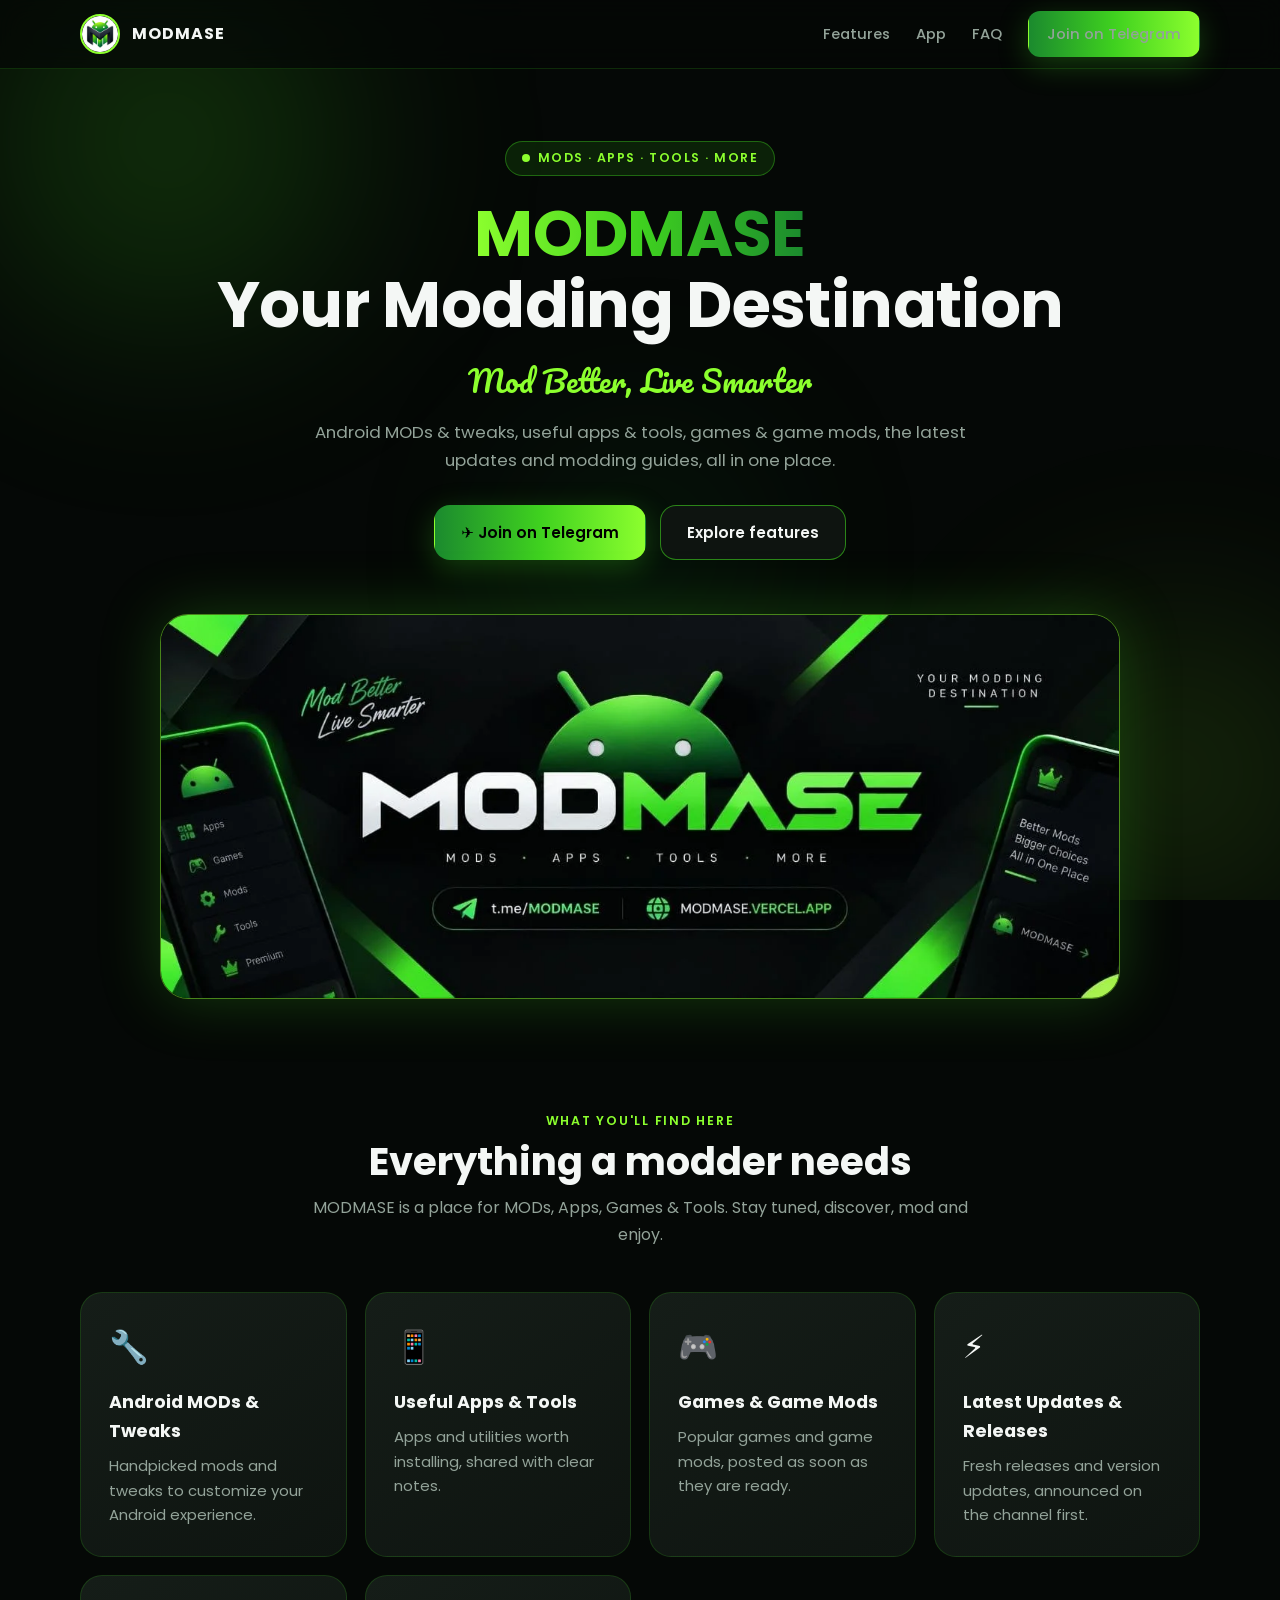
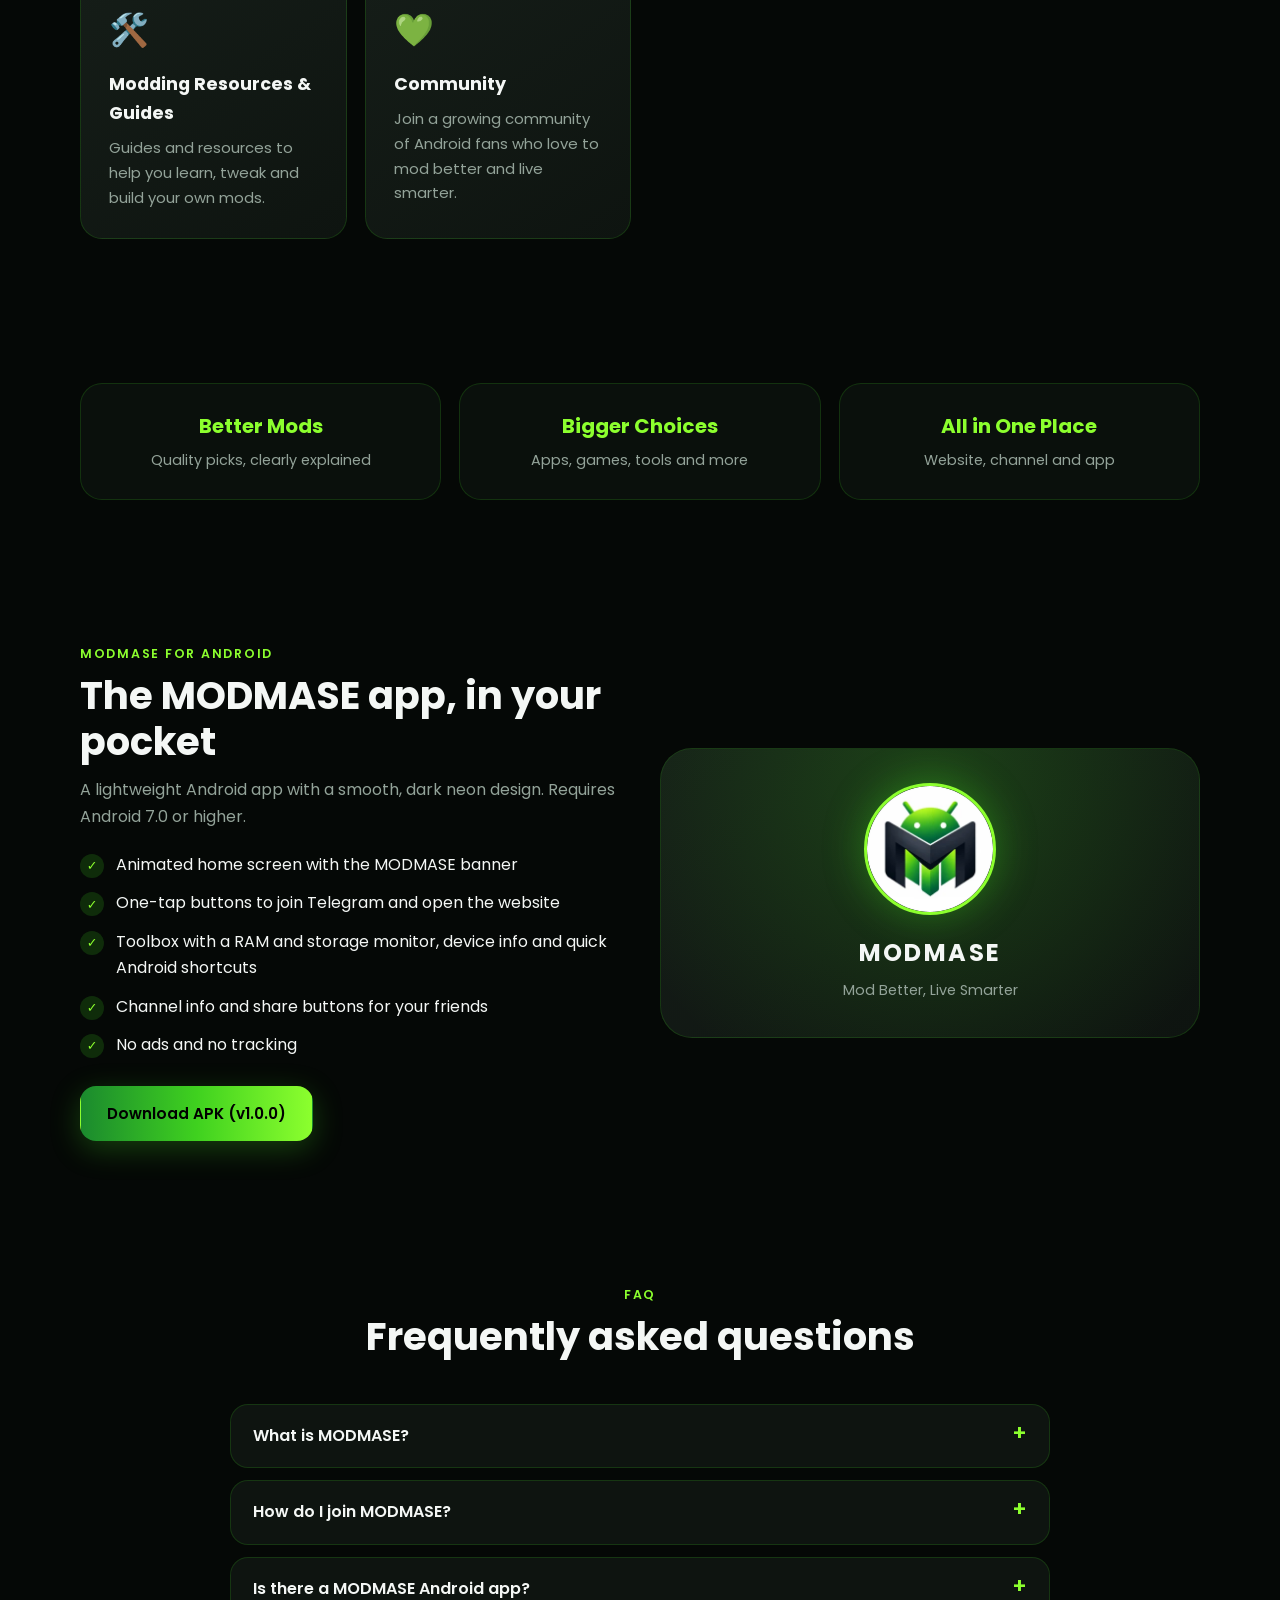
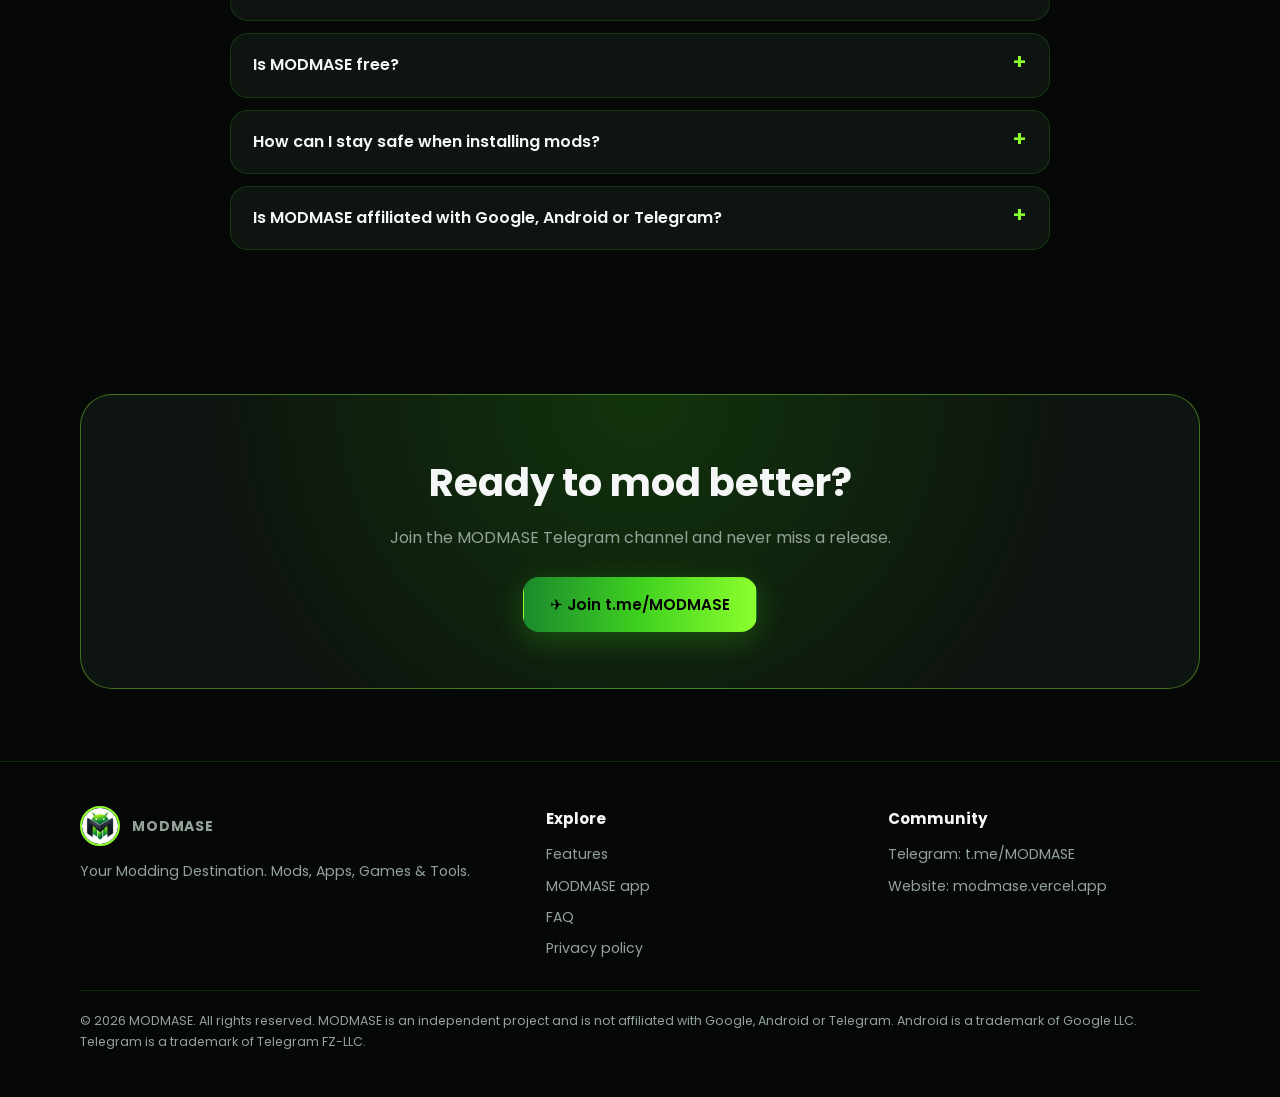
<file: index.html>
<!DOCTYPE html> <html lang="en"> <head> <meta charset="utf-8"> <meta name="viewport" content="width=device-width, initial-scale=1, viewport-fit=cover"> <title>MODMASE – Android MODs, Apps, Games &amp; Tools</title> <meta name="description" content="MODMASE is your modding destination: Android MODs &amp; tweaks, useful apps &amp; tools, game mods, latest updates and modding guides. Join our Telegram channel."> <meta name="robots" content="index, follow, max-image-preview:large, max-snippet:-1, max-video-preview:-1"> <meta name="author" content="MODMASE Team"> <link rel="canonical" href="https://modmase.vercel.app/"> <meta name="theme-color" content="#050806"> <meta name="color-scheme" content="dark"> <meta name="application-name" content="MODMASE"> <meta name="apple-mobile-web-app-title" content="MODMASE"> <meta name="format-detection" content="telephone=no"> <link rel="icon" href="/favicon.ico" sizes="48x48"> <link rel="icon" type="image/png" sizes="48x48" href="/favicon-48x48.png"> <link rel="icon" type="image/png" sizes="32x32" href="/favicon-32x32.png"> <link rel="icon" type="image/png" sizes="16x16" href="/favicon-16x16.png"> <link rel="apple-touch-icon" sizes="180x180" href="/apple-touch-icon.png"> <link rel="manifest" href="/site.webmanifest"> <meta property="og:type" content="website"> <meta property="og:site_name" content="MODMASE"> <meta property="og:title" content="MODMASE – Android MODs, Apps, Games &amp; Tools"> <meta property="og:description" content="MODMASE is your modding destination: Android MODs &amp; tweaks, useful apps &amp; tools, game mods, latest updates and modding guides. Join our Telegram channel."> <meta property="og:url" content="https://modmase.vercel.app/"> <meta property="og:locale" content="en_US"> <meta property="og:image" content="https://modmase.vercel.app/assets/img/og-image.jpg"> <meta property="og:image:width" content="1200"> <meta property="og:image:height" content="630"> <meta property="og:image:alt" content="MODMASE banner - Your Modding Destination: Mods, Apps, Tools and more"> <meta name="twitter:card" content="summary_large_image"> <meta name="twitter:title" content="MODMASE – Android MODs, Apps, Games &amp; Tools"> <meta name="twitter:description" content="MODMASE is your modding destination: Android MODs &amp; tweaks, useful apps &amp; tools, game mods, latest updates and modding guides. Join our Telegram channel."> <meta name="twitter:image" content="https://modmase.vercel.app/assets/img/og-image.jpg"> <meta name="twitter:image:alt" content="MODMASE banner - Your Modding Destination"> <link rel="preload" href="/assets/fonts/Poppins-Regular.woff2" as="font" type="font/woff2" crossorigin> <link rel="preload" href="/assets/fonts/Poppins-SemiBold.woff2" as="font" type="font/woff2" crossorigin> <link rel="stylesheet" href="/assets/style.css"> <script src="/assets/protect.js"></script> <script type="application/ld+json">{"@context":"https://schema.org","@graph":[{"@type":"Organization","@id":"https://modmase.vercel.app/#organization","name":"MODMASE","url":"https://modmase.vercel.app/","logo":{"@type":"ImageObject","url":"https://modmase.vercel.app/android-chrome-512x512.png","width":512,"height":512},"image":"https://modmase.vercel.app/assets/img/og-image.jpg","sameAs":["https://t.me/MODMASE"],"description":"MODMASE is a Telegram channel and website for Android MODs, apps, games and tools."},{"@type":"WebSite","@id":"https://modmase.vercel.app/#website","url":"https://modmase.vercel.app/","name":"MODMASE","alternateName":["MODMASE Telegram","Modmase"],"description":"MODMASE is your modding destination: Android MODs & tweaks, useful apps & tools, game mods, latest updates and modding guides. Join our Telegram channel.","inLanguage":"en","publisher":{"@id":"https://modmase.vercel.app/#organization"}},{"@type":"WebPage","@id":"https://modmase.vercel.app/#webpage","url":"https://modmase.vercel.app/","name":"MODMASE – Android MODs, Apps, Games & Tools","description":"MODMASE is your modding destination: Android MODs & tweaks, useful apps & tools, game mods, latest updates and modding guides. Join our Telegram channel.","inLanguage":"en","isPartOf":{"@id":"https://modmase.vercel.app/#website"},"about":{"@id":"https://modmase.vercel.app/#organization"},"primaryImageOfPage":{"@type":"ImageObject","url":"https://modmase.vercel.app/assets/img/og-image.jpg","width":1200,"height":630},"datePublished":"2026-10-02","dateModified":"2026-10-02"},{"@type":"MobileApplication","@id":"https://modmase.vercel.app/#app","name":"MODMASE","url":"https://modmase.vercel.app/#app","description":"The MODMASE Android app: channel banner, one-tap Telegram and website links, channel info and a small toolbox.","applicationCategory":"UtilitiesApplication","operatingSystem":"Android 7.0+","image":"https://modmase.vercel.app/android-chrome-512x512.png","downloadUrl":"https://github.com/TanzirEren/MODMASE/releases/download/v1.0.0/MODMASE-v1.0.0.apk","author":{"@id":"https://modmase.vercel.app/#organization"},"offers":{"@type":"Offer","price":"0","priceCurrency":"USD"}},{"@type":"FAQPage","@id":"https://modmase.vercel.app/#faq","mainEntity":[{"@type":"Question","name":"What is MODMASE?","acceptedAnswer":{"@type":"Answer","text":"MODMASE is a Telegram channel and website for Android MODs and tweaks, useful apps and tools, games and game mods, the latest updates and releases, and modding resources and guides."}},{"@type":"Question","name":"How do I join MODMASE?","acceptedAnswer":{"@type":"Answer","text":"Open t.me/MODMASE or tap the Join on Telegram button on this page, then join the channel in the Telegram app to get every new post."}},{"@type":"Question","name":"Is there a MODMASE Android app?","acceptedAnswer":{"@type":"Answer","text":"Yes. The MODMASE app brings the channel banner, one-tap links to Telegram and this website, channel info and a small toolbox with a device monitor and quick shortcuts. Announcements and downloads are shared on the Telegram channel."}},{"@type":"Question","name":"Is MODMASE free?","acceptedAnswer":{"@type":"Answer","text":"Joining the MODMASE Telegram channel and browsing this website are free."}},{"@type":"Question","name":"How can I stay safe when installing mods?","acceptedAnswer":{"@type":"Answer","text":"Keep a backup of the original app, download files only from sources you trust, check the permissions an app asks for, keep Google Play Protect turned on, and read the notes in each channel post before installing."}},{"@type":"Question","name":"Is MODMASE affiliated with Google, Android or Telegram?","acceptedAnswer":{"@type":"Answer","text":"No. MODMASE is an independent project. Android is a trademark of Google LLC and Telegram is a trademark of Telegram FZ-LLC."}}]},{"@type":"BreadcrumbList","itemListElement":[{"@type":"ListItem","position":1,"name":"Home","item":"https://modmase.vercel.app/"}]}]}</script> </head> <body> <a class="skip" href="#main">Skip to content</a> <div class="aurora" aria-hidden="true"><i></i><i></i><i></i></div> <header class="site-header"> <div class="container nav"> <a class="brand" href="/" aria-label="MODMASE home"> <img src="/assets/img/logo-96.png" width="40" height="40" alt="MODMASE logo"> <span>MODMASE</span> </a> <button class="nav-toggle" aria-expanded="false" aria-controls="nav-links">Menu</button> <ul class="nav-links" id="nav-links"> <li><a href="/#features">Features</a></li> <li><a href="/#app">App</a></li> <li><a href="/#faq">FAQ</a></li> <li><a class="btn btn-primary btn-sm" href="https://t.me/MODMASE" target="_blank" rel="noopener noreferrer">Join on Telegram</a></li> </ul> </div> </header> <main id="main"> <section class="hero" aria-labelledby="hero-title"> <div class="container"> <span class="eyebrow">Mods · Apps · Tools · More</span> <h1 id="hero-title"><span class="grad">MODMASE</span><br>Your Modding Destination</h1> <p class="tagline">Mod Better, Live Smarter</p> <p class="lead">Android MODs &amp; tweaks, useful apps &amp; tools, games &amp; game mods, the latest updates and modding guides, all in one place.</p> <div class="cta-row"> <a class="btn btn-primary" href="https://t.me/MODMASE" target="_blank" rel="noopener noreferrer">✈️ Join on Telegram</a> <a class="btn btn-ghost" href="#features">Explore features</a> </div> <div class="banner"> <picture> <source srcset="/assets/img/banner.webp" type="image/webp"> <img src="/assets/img/banner.jpg" width="1280" height="512" alt="MODMASE banner: Your Modding Destination - Mods, Apps, Tools and more" fetchpriority="high"> </picture> </div> </div> </section> <section id="features" aria-labelledby="features-title"> <div class="container"> <div class="section-head reveal"> <div class="kicker">What you'll find here</div> <h2 id="features-title">Everything a modder needs</h2> <p>MODMASE is a place for MODs, Apps, Games &amp; Tools. Stay tuned, discover, mod and enjoy.</p> </div> <div class="grid grid-3"> <article class="card reveal"><span class="ico" aria-hidden="true">🔧</span><h3>Android MODs &amp; Tweaks</h3><p>Handpicked mods and tweaks to customize your Android experience.</p></article> <article class="card reveal"><span class="ico" aria-hidden="true">📱</span><h3>Useful Apps &amp; Tools</h3><p>Apps and utilities worth installing, shared with clear notes.</p></article> <article class="card reveal"><span class="ico" aria-hidden="true">🎮</span><h3>Games &amp; Game Mods</h3><p>Popular games and game mods, posted as soon as they are ready.</p></article> <article class="card reveal"><span class="ico" aria-hidden="true">⚡</span><h3>Latest Updates &amp; Releases</h3><p>Fresh releases and version updates, announced on the channel first.</p></article> <article class="card reveal"><span class="ico" aria-hidden="true">🛠️</span><h3>Modding Resources &amp; Guides</h3><p>Guides and resources to help you learn, tweak and build your own mods.</p></article> <article class="card reveal"><span class="ico" aria-hidden="true">💚</span><h3>Community</h3><p>Join a growing community of Android fans who love to mod better and live smarter.</p></article> </div> </div> </section> <section aria-label="Why MODMASE"> <div class="container"> <div class="pillars"> <div class="pillar reveal"><strong>Better Mods</strong><span>Quality picks, clearly explained</span></div> <div class="pillar reveal"><strong>Bigger Choices</strong><span>Apps, games, tools and more</span></div> <div class="pillar reveal"><strong>All in One Place</strong><span>Website, channel and app</span></div> </div> </div> </section> <section id="app" aria-labelledby="app-title"> <div class="container app"> <div class="reveal"> <div class="kicker">MODMASE for Android</div> <h2 id="app-title" class="app-title">The MODMASE app, in your pocket</h2> <p class="app-sub">A lightweight Android app with a smooth, dark neon design. Requires Android 7.0 or higher.</p> <ul class="checks"> <li>Animated home screen with the MODMASE banner</li> <li>One-tap buttons to join Telegram and open the website</li> <li>Toolbox with a RAM and storage monitor, device info and quick Android shortcuts</li> <li>Channel info and share buttons for your friends</li> <li>No ads and no tracking</li> </ul> <a class="btn btn-primary" href="https://github.com/TanzirEren/MODMASE/releases/download/v1.0.0/MODMASE-v1.0.0.apk" target="_blank" rel="noopener noreferrer">Download APK (v1.0.0)</a> </div> <div class="app-card reveal"> <img src="/assets/img/logo.webp" width="132" height="132" alt="MODMASE app icon" loading="lazy"> <h3>MODMASE</h3> <p>Mod Better, Live Smarter</p> </div> </div> </section> <section id="faq" aria-labelledby="faq-title"> <div class="container"> <div class="section-head reveal"> <div class="kicker">FAQ</div> <h2 id="faq-title">Frequently asked questions</h2> </div> <div class="faq"> <details class="reveal"><summary>What is MODMASE?</summary><p>MODMASE is a Telegram channel and website for Android MODs and tweaks, useful apps and tools, games and game mods, the latest updates and releases, and modding resources and guides.</p></details> <details class="reveal"><summary>How do I join MODMASE?</summary><p>Open t.me/MODMASE or tap the Join on Telegram button on this page, then join the channel in the Telegram app to get every new post.</p></details> <details class="reveal"><summary>Is there a MODMASE Android app?</summary><p>Yes. The MODMASE app brings the channel banner, one-tap links to Telegram and this website, channel info and a small toolbox with a device monitor and quick shortcuts. Announcements and downloads are shared on the Telegram channel.</p></details> <details class="reveal"><summary>Is MODMASE free?</summary><p>Joining the MODMASE Telegram channel and browsing this website are free.</p></details> <details class="reveal"><summary>How can I stay safe when installing mods?</summary><p>Keep a backup of the original app, download files only from sources you trust, check the permissions an app asks for, keep Google Play Protect turned on, and read the notes in each channel post before installing.</p></details> <details class="reveal"><summary>Is MODMASE affiliated with Google, Android or Telegram?</summary><p>No. MODMASE is an independent project. Android is a trademark of Google LLC and Telegram is a trademark of Telegram FZ-LLC.</p></details> </div> </div> </section> <section aria-labelledby="join-title"> <div class="container"> <div class="cta-box reveal"> <h2 id="join-title">Ready to mod better?</h2> <p>Join the MODMASE Telegram channel and never miss a release.</p> <a class="btn btn-primary" href="https://t.me/MODMASE" target="_blank" rel="noopener noreferrer">✈️ Join t.me/MODMASE</a> </div> </div> </section> </main> <footer class="site-footer"> <div class="container"> <div class="foot"> <div> <a class="brand" href="/" aria-label="MODMASE home"><img src="/assets/img/logo-96.png" width="40" height="40" alt="MODMASE logo" loading="lazy"><span>MODMASE</span></a> <p>Your Modding Destination. Mods, Apps, Games &amp; Tools.</p> </div> <nav aria-label="Explore"> <h4>Explore</h4> <ul> <li><a href="/#features">Features</a></li> <li><a href="/#app">MODMASE app</a></li> <li><a href="/#faq">FAQ</a></li> <li><a href="/privacy">Privacy policy</a></li> </ul> </nav> <nav aria-label="Community"> <h4>Community</h4> <ul> <li><a href="https://t.me/MODMASE" target="_blank" rel="noopener noreferrer">Telegram: t.me/MODMASE</a></li> <li><a href="https://modmase.vercel.app/">Website: modmase.vercel.app</a></li> </ul> </nav> </div> <p class="legal">&copy; <span id="year">2026</span> MODMASE. All rights reserved. MODMASE is an independent project and is not affiliated with Google, Android or Telegram. Android is a trademark of Google LLC. Telegram is a trademark of Telegram FZ-LLC.</p> </div> </footer> <script src="/assets/script.js" defer></script> </body> </html>
</file>
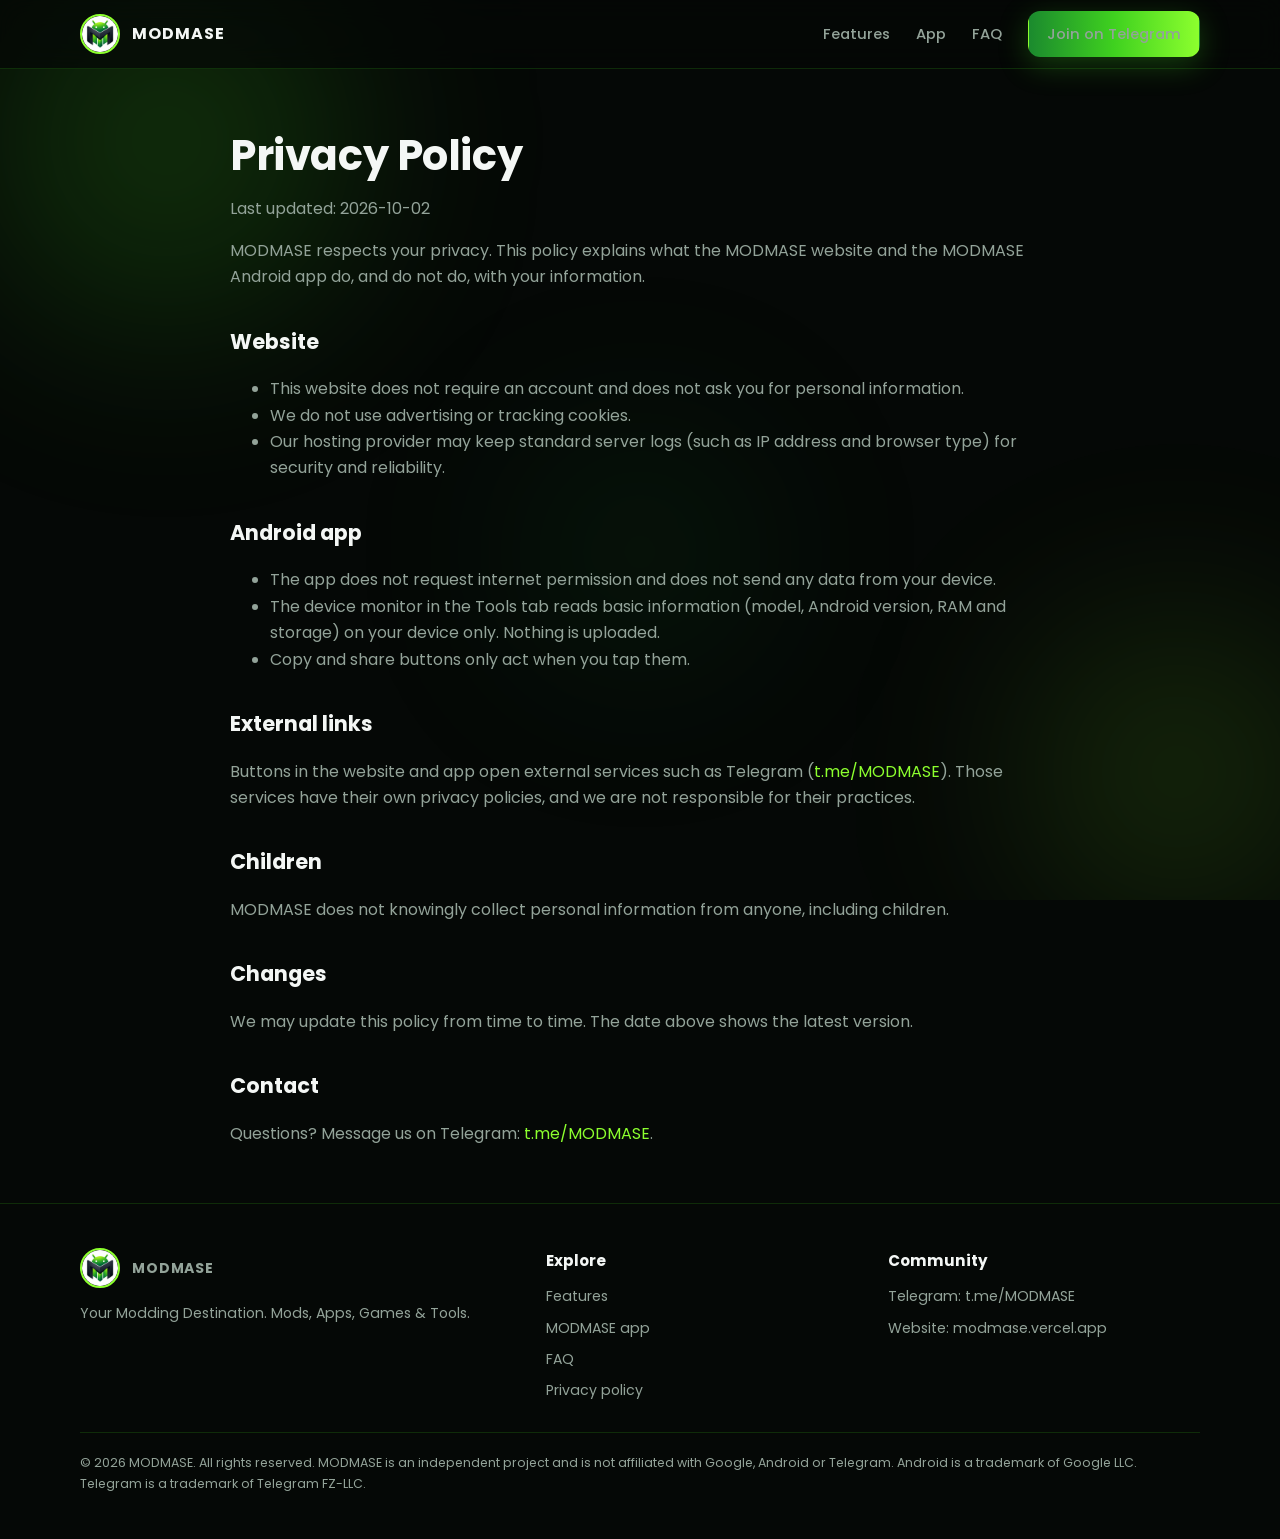
<file: privacy.html>
<!DOCTYPE html> <html lang="en"> <head> <meta charset="utf-8"> <meta name="viewport" content="width=device-width, initial-scale=1, viewport-fit=cover"> <title>Privacy Policy – MODMASE</title> <meta name="description" content="How the MODMASE website and Android app handle your data: no accounts, no ads, no tracking."> <meta name="robots" content="index, follow, max-image-preview:large, max-snippet:-1, max-video-preview:-1"> <meta name="author" content="MODMASE Team"> <link rel="canonical" href="https://modmase.vercel.app/privacy"> <meta name="theme-color" content="#050806"> <meta name="color-scheme" content="dark"> <meta name="application-name" content="MODMASE"> <meta name="apple-mobile-web-app-title" content="MODMASE"> <meta name="format-detection" content="telephone=no"> <link rel="icon" href="/favicon.ico" sizes="48x48"> <link rel="icon" type="image/png" sizes="48x48" href="/favicon-48x48.png"> <link rel="icon" type="image/png" sizes="32x32" href="/favicon-32x32.png"> <link rel="icon" type="image/png" sizes="16x16" href="/favicon-16x16.png"> <link rel="apple-touch-icon" sizes="180x180" href="/apple-touch-icon.png"> <link rel="manifest" href="/site.webmanifest"> <meta property="og:type" content="website"> <meta property="og:site_name" content="MODMASE"> <meta property="og:title" content="Privacy Policy – MODMASE"> <meta property="og:description" content="How the MODMASE website and Android app handle your data: no accounts, no ads, no tracking."> <meta property="og:url" content="https://modmase.vercel.app/privacy"> <meta property="og:locale" content="en_US"> <meta property="og:image" content="https://modmase.vercel.app/assets/img/og-image.jpg"> <meta property="og:image:width" content="1200"> <meta property="og:image:height" content="630"> <meta property="og:image:alt" content="MODMASE banner - Your Modding Destination: Mods, Apps, Tools and more"> <meta name="twitter:card" content="summary_large_image"> <meta name="twitter:title" content="Privacy Policy – MODMASE"> <meta name="twitter:description" content="How the MODMASE website and Android app handle your data: no accounts, no ads, no tracking."> <meta name="twitter:image" content="https://modmase.vercel.app/assets/img/og-image.jpg"> <meta name="twitter:image:alt" content="MODMASE banner - Your Modding Destination"> <link rel="preload" href="/assets/fonts/Poppins-Regular.woff2" as="font" type="font/woff2" crossorigin> <link rel="preload" href="/assets/fonts/Poppins-SemiBold.woff2" as="font" type="font/woff2" crossorigin> <link rel="stylesheet" href="/assets/style.css"> <script src="/assets/protect.js"></script> <script type="application/ld+json">{"@context":"https://schema.org","@graph":[{"@type":"WebPage","@id":"https://modmase.vercel.app/privacy#webpage","url":"https://modmase.vercel.app/privacy","name":"Privacy Policy – MODMASE","description":"How the MODMASE website and Android app handle your data: no accounts, no ads, no tracking.","isPartOf":{"@id":"https://modmase.vercel.app/#website"},"inLanguage":"en","dateModified":"2026-10-02"},{"@type":"BreadcrumbList","itemListElement":[{"@type":"ListItem","position":1,"name":"Home","item":"https://modmase.vercel.app/"},{"@type":"ListItem","position":2,"name":"Privacy policy","item":"https://modmase.vercel.app/privacy"}]}]}</script> </head> <body> <a class="skip" href="#main">Skip to content</a> <div class="aurora" aria-hidden="true"><i></i><i></i><i></i></div> <header class="site-header"> <div class="container nav"> <a class="brand" href="/" aria-label="MODMASE home"> <img src="/assets/img/logo-96.png" width="40" height="40" alt="MODMASE logo"> <span>MODMASE</span> </a> <button class="nav-toggle" aria-expanded="false" aria-controls="nav-links">Menu</button> <ul class="nav-links" id="nav-links"> <li><a href="/#features">Features</a></li> <li><a href="/#app">App</a></li> <li><a href="/#faq">FAQ</a></li> <li><a class="btn btn-primary btn-sm" href="https://t.me/MODMASE" target="_blank" rel="noopener noreferrer">Join on Telegram</a></li> </ul> </div> </header> <main id="main" class="container"> <article class="page"> <h1>Privacy Policy</h1> <p>Last updated: 2026-10-02</p> <p>MODMASE respects your privacy. This policy explains what the MODMASE website and the MODMASE Android app do, and do not do, with your information.</p> <h2>Website</h2> <ul> <li>This website does not require an account and does not ask you for personal information.</li> <li>We do not use advertising or tracking cookies.</li> <li>Our hosting provider may keep standard server logs (such as IP address and browser type) for security and reliability.</li> </ul> <h2>Android app</h2> <ul> <li>The app does not request internet permission and does not send any data from your device.</li> <li>The device monitor in the Tools tab reads basic information (model, Android version, RAM and storage) on your device only. Nothing is uploaded.</li> <li>Copy and share buttons only act when you tap them.</li> </ul> <h2>External links</h2> <p>Buttons in the website and app open external services such as Telegram (<a href="https://t.me/MODMASE" rel="noopener noreferrer">t.me/MODMASE</a>). Those services have their own privacy policies, and we are not responsible for their practices.</p> <h2>Children</h2> <p>MODMASE does not knowingly collect personal information from anyone, including children.</p> <h2>Changes</h2> <p>We may update this policy from time to time. The date above shows the latest version.</p> <h2>Contact</h2> <p>Questions? Message us on Telegram: <a href="https://t.me/MODMASE" rel="noopener noreferrer">t.me/MODMASE</a>.</p> </article> </main> <footer class="site-footer"> <div class="container"> <div class="foot"> <div> <a class="brand" href="/" aria-label="MODMASE home"><img src="/assets/img/logo-96.png" width="40" height="40" alt="MODMASE logo" loading="lazy"><span>MODMASE</span></a> <p>Your Modding Destination. Mods, Apps, Games &amp; Tools.</p> </div> <nav aria-label="Explore"> <h4>Explore</h4> <ul> <li><a href="/#features">Features</a></li> <li><a href="/#app">MODMASE app</a></li> <li><a href="/#faq">FAQ</a></li> <li><a href="/privacy">Privacy policy</a></li> </ul> </nav> <nav aria-label="Community"> <h4>Community</h4> <ul> <li><a href="https://t.me/MODMASE" target="_blank" rel="noopener noreferrer">Telegram: t.me/MODMASE</a></li> <li><a href="https://modmase.vercel.app/">Website: modmase.vercel.app</a></li> </ul> </nav> </div> <p class="legal">&copy; <span id="year">2026</span> MODMASE. All rights reserved. MODMASE is an independent project and is not affiliated with Google, Android or Telegram. Android is a trademark of Google LLC. Telegram is a trademark of Telegram FZ-LLC.</p> </div> </footer> <script src="/assets/script.js" defer></script> </body> </html>
</file>
<file: assets/style.css>
@font-face{font-family:"Poppins";font-weight:400;font-style:normal;font-display:swap;src:url(/assets/fonts/Poppins-Regular.woff2) format("woff2")}@font-face{font-family:"Poppins";font-weight:500;font-style:normal;font-display:swap;src:url(/assets/fonts/Poppins-Medium.woff2) format("woff2")}@font-face{font-family:"Poppins";font-weight:600;font-style:normal;font-display:swap;src:url(/assets/fonts/Poppins-SemiBold.woff2) format("woff2")}@font-face{font-family:"Poppins";font-weight:700;font-style:normal;font-display:swap;src:url(/assets/fonts/Poppins-Bold.woff2) format("woff2")}@font-face{font-family:"Pacifico";font-weight:400;font-style:normal;font-display:swap;src:url(/assets/fonts/Pacifico-Regular.woff2) format("woff2")}:root{--bg:#050806;--surface:#0e1410;--surface-2:#151d18;--green:#3fd11f;--lime:#8cff2e;--deep:#1b8a2e;--text:#f4f7f5;--muted:#93a399;--line:rgba(63,209,31,.18);--radius:22px;--max:1120px;--font:"Poppins",system-ui,-apple-system,"Segoe UI",Roboto,"Helvetica Neue",Arial,sans-serif;--script:"Pacifico","Brush Script MT",cursive}*,*::before,*::after{box-sizing:border-box}html{scroll-behavior:smooth;scroll-padding-top:84px;-webkit-text-size-adjust:100%}body{margin:0;background:var(--bg);color:var(--text);font-family:var(--font);line-height:1.65;overflow-x:hidden}img{max-width:100%;height:auto;display:block}a{color:var(--lime);text-decoration:none}a:hover{text-decoration:underline}:focus-visible{outline:2px solid var(--lime);outline-offset:3px;border-radius:6px}.container{width:min(var(--max),92%);margin-inline:auto}.skip{position:absolute;left:-999px;top:8px;background:var(--lime);color:#000;padding:8px 14px;border-radius:8px;z-index:100}.skip:focus{left:8px}.aurora{position:fixed;inset:0;z-index:-1;overflow:hidden;background:var(--bg)}.aurora i{position:absolute;border-radius:50%;filter:blur(90px);opacity:.5;will-change:transform}.aurora i:nth-child(1){width:46vw;height:46vw;left:-10vw;top:-12vw;background:radial-gradient(circle,rgba(63,209,31,.55),transparent 65%);animation:drift1 16s ease-in-out infinite alternate}.aurora i:nth-child(2){width:40vw;height:40vw;right:-12vw;bottom:-10vw;background:radial-gradient(circle,rgba(140,255,46,.35),transparent 65%);animation:drift2 20s ease-in-out infinite alternate}.aurora i:nth-child(3){width:30vw;height:30vw;left:35vw;top:40vh;background:radial-gradient(circle,rgba(27,138,46,.35),transparent 65%);animation:drift1 24s ease-in-out infinite alternate-reverse}@keyframes drift1{to{transform:translate(12vw,8vh) scale(1.15)}}@keyframes drift2{to{transform:translate(-10vw,-8vh) scale(1.1)}}.site-header{position:sticky;top:0;z-index:50;backdrop-filter:blur(14px);-webkit-backdrop-filter:blur(14px);background:rgba(5,8,6,.72);border-bottom:1px solid var(--line)}.nav{display:flex;align-items:center;justify-content:space-between;gap:16px;min-height:68px}.brand{display:flex;align-items:center;gap:12px;color:var(--text);font-weight:700;letter-spacing:.06em}.brand:hover{text-decoration:none}.brand img{width:40px;height:40px;border-radius:50%;border:2px solid var(--lime)}.nav-links{display:flex;align-items:center;gap:26px;list-style:none;margin:0;padding:0}.nav-links a{color:var(--muted);font-size:.92rem;font-weight:500;transition:color .2s}.nav-links a:hover{color:var(--lime);text-decoration:none}.nav-toggle{display:none;background:none;border:1px solid var(--line);color:var(--text);border-radius:12px;padding:8px 12px;font:inherit;cursor:pointer}.btn{display:inline-flex;align-items:center;justify-content:center;gap:10px;padding:14px 26px;border-radius:16px;font-weight:600;font-size:.95rem;border:1px solid transparent;cursor:pointer;transition:transform .2s,box-shadow .2s,background .2s;text-decoration:none!important}.btn:active{transform:scale(.96)}.btn-primary{color:#000;background:linear-gradient(90deg,var(--deep),var(--green),var(--lime));box-shadow:0 8px 30px rgba(63,209,31,.28)}.btn-primary:hover{transform:translateY(-2px);box-shadow:0 12px 40px rgba(63,209,31,.45)}.btn-ghost{color:var(--text);background:var(--surface);border-color:rgba(63,209,31,.6)}.btn-ghost:hover{background:var(--surface-2);transform:translateY(-2px)}.btn-sm{padding:10px 18px;font-size:.85rem;border-radius:12px}.hero{padding:72px 0 40px;text-align:center}.eyebrow{display:inline-flex;align-items:center;gap:8px;padding:6px 16px;border-radius:999px;background:rgba(63,209,31,.12);border:1px solid rgba(63,209,31,.4);color:var(--lime);font-size:.78rem;font-weight:600;letter-spacing:.12em;text-transform:uppercase}.eyebrow::before{content:"";width:8px;height:8px;border-radius:50%;background:var(--lime);animation:pulse 1.2s ease-in-out infinite alternate}@keyframes pulse{from{opacity:.25}to{opacity:1}}h1{margin:22px 0 14px;font-size:clamp(2.1rem,6vw,4rem);line-height:1.12;font-weight:700;letter-spacing:-.01em}.grad{background:linear-gradient(90deg,var(--lime),var(--green),var(--deep));-webkit-background-clip:text;background-clip:text;-webkit-text-fill-color:transparent;color:transparent}.tagline{font-family:var(--script);color:var(--lime);font-size:clamp(1.3rem,3.4vw,1.9rem);margin:0 0 14px}.lead{max-width:680px;margin:0 auto 30px;color:var(--muted);font-size:1.05rem}.cta-row{display:flex;flex-wrap:wrap;gap:14px;justify-content:center}.banner{position:relative;margin:54px auto 0;max-width:960px;border-radius:28px;border:1.5px solid rgba(140,255,46,.5);box-shadow:0 0 60px rgba(63,209,31,.25);overflow:hidden;animation:float 6s ease-in-out infinite alternate}.banner img{width:100%}@keyframes float{to{transform:translateY(-8px);box-shadow:0 0 90px rgba(63,209,31,.4)}}section{padding:72px 0}.section-head{text-align:center;max-width:680px;margin:0 auto 44px}.section-head h2{margin:0 0 10px;font-size:clamp(1.6rem,4vw,2.4rem);line-height:1.2}.section-head p{margin:0;color:var(--muted)}.kicker{color:var(--lime);font-size:.78rem;font-weight:600;letter-spacing:.14em;text-transform:uppercase;margin-bottom:8px}.grid{display:grid;gap:18px}.grid-3{grid-template-columns:repeat(auto-fit,minmax(260px,1fr))}.card{background:linear-gradient(145deg,var(--surface-2),var(--surface));border:1px solid var(--line);border-radius:var(--radius);padding:28px;transition:transform .25s,border-color .25s,box-shadow .25s}.card:hover{transform:translateY(-6px);border-color:rgba(140,255,46,.55);box-shadow:0 14px 40px rgba(63,209,31,.14)}.card .ico{font-size:2rem;display:block;margin-bottom:14px}.card h3{margin:0 0 8px;font-size:1.1rem}.card p{margin:0;color:var(--muted);font-size:.93rem}.app{display:grid;grid-template-columns:1fr 1fr;gap:40px;align-items:center}.app-card{background:linear-gradient(145deg,var(--surface-2),var(--surface));border:1px solid var(--line);border-radius:32px;padding:34px;text-align:center;position:relative;overflow:hidden}.app-card::before{content:"";position:absolute;inset:-40%;background:radial-gradient(circle at 50% 30%,rgba(63,209,31,.22),transparent 55%);animation:spin 18s linear infinite}@keyframes spin{to{transform:rotate(360deg)}}.app-card>*{position:relative}.app-card img{width:132px;height:132px;margin:0 auto 18px;border-radius:50%;border:3px solid var(--lime);box-shadow:0 0 40px rgba(63,209,31,.4)}.app-card h3{margin:0;font-size:1.5rem;letter-spacing:.1em}.app-card p{margin:6px 0 0;color:var(--muted);font-size:.9rem}.checks{list-style:none;padding:0;margin:22px 0 28px;display:grid;gap:12px}.checks li{display:flex;gap:12px;align-items:flex-start;color:var(--text)}.checks li::before{content:"✓";flex:none;width:24px;height:24px;border-radius:50%;background:rgba(63,209,31,.18);color:var(--lime);display:grid;place-items:center;font-size:.8rem;font-weight:700;margin-top:2px}.pillars{display:grid;grid-template-columns:repeat(auto-fit,minmax(200px,1fr));gap:18px;text-align:center}.pillar{padding:26px;border-radius:var(--radius);border:1px solid var(--line);background:rgba(14,20,16,.7)}.pillar strong{display:block;font-size:1.25rem;color:var(--lime);margin-bottom:4px}.pillar span{color:var(--muted);font-size:.9rem}.faq{max-width:820px;margin:0 auto;display:grid;gap:12px}details{background:var(--surface);border:1px solid var(--line);border-radius:18px;padding:0 22px;transition:border-color .2s}details[open]{border-color:rgba(140,255,46,.5)}summary{cursor:pointer;list-style:none;padding:18px 0;font-weight:600;display:flex;justify-content:space-between;gap:16px}summary::-webkit-details-marker{display:none}summary::after{content:"+";color:var(--lime);font-size:1.3rem;line-height:1;transition:transform .2s}details[open] summary::after{transform:rotate(45deg)}details p{margin:0 0 18px;color:var(--muted)}.cta-box{text-align:center;padding:56px 24px;border-radius:32px;border:1px solid rgba(140,255,46,.4);background:radial-gradient(circle at 50% 0,rgba(63,209,31,.22),var(--surface) 70%)}.cta-box h2{margin:0 0 10px;font-size:clamp(1.6rem,4vw,2.4rem)}.cta-box p{margin:0 0 26px;color:var(--muted)}.site-footer{border-top:1px solid var(--line);padding:44px 0 32px;color:var(--muted);font-size:.88rem}.foot{display:grid;grid-template-columns:1.4fr 1fr 1fr;gap:30px}.foot h4{margin:0 0 12px;color:var(--text);font-size:.95rem}.foot ul{list-style:none;margin:0;padding:0;display:grid;gap:8px}.foot a{color:var(--muted)}.foot a:hover{color:var(--lime)}.legal{margin-top:30px;padding-top:20px;border-top:1px solid var(--line);font-size:.78rem}.page{padding:64px 0 40px;max-width:820px;margin-inline:auto}.page h1{font-size:clamp(1.8rem,5vw,2.6rem);margin-top:0}.page h2{margin-top:34px;font-size:1.3rem}.page p,.page li{color:var(--muted)}.center{text-align:center;padding:120px 0}.js .reveal{opacity:0;transform:translateY(26px);transition:opacity .7s ease,transform .7s ease}.js .reveal.in{opacity:1;transform:none}@media (max-width:820px){.app{grid-template-columns:1fr}.foot{grid-template-columns:1fr}.nav-toggle{display:inline-block}.nav-links{display:none;position:absolute;left:0;right:0;top:68px;flex-direction:column;align-items:stretch;gap:0;background:rgba(5,8,6,.97);border-bottom:1px solid var(--line);padding:10px 4%}.nav-links.open{display:flex}.nav-links li{padding:12px 0;border-bottom:1px solid var(--line)}.nav-links li:last-child{border:0}section{padding:54px 0}}@media (prefers-reduced-motion:reduce){*,*::before,*::after{animation:none!important;transition:none!important;scroll-behavior:auto!important}.js .reveal{opacity:1;transform:none}}.app-title{margin:0 0 12px;font-size:clamp(1.6rem,4vw,2.4rem);line-height:1.2}.app-sub{color:var(--muted);margin:0}html{-webkit-touch-callout:none;-webkit-tap-highlight-color:transparent}*{-webkit-user-select:none;-moz-user-select:none;user-select:none}::selection{background:transparent}img{-webkit-user-drag:none;user-drag:none}@media print{html{display:none!important}}.dt-overlay{display:none}.dt-lock body>*:not(.dt-overlay){display:none!important}.dt-lock .dt-overlay{display:flex;position:fixed;inset:0;z-index:9999;flex-direction:column;align-items:center;justify-content:center;gap:8px;padding:24px;text-align:center;background:var(--bg);color:var(--text)}.dt-overlay h2{margin:0;color:var(--lime)}.dt-overlay p{margin:0;color:var(--muted)}
</file>
